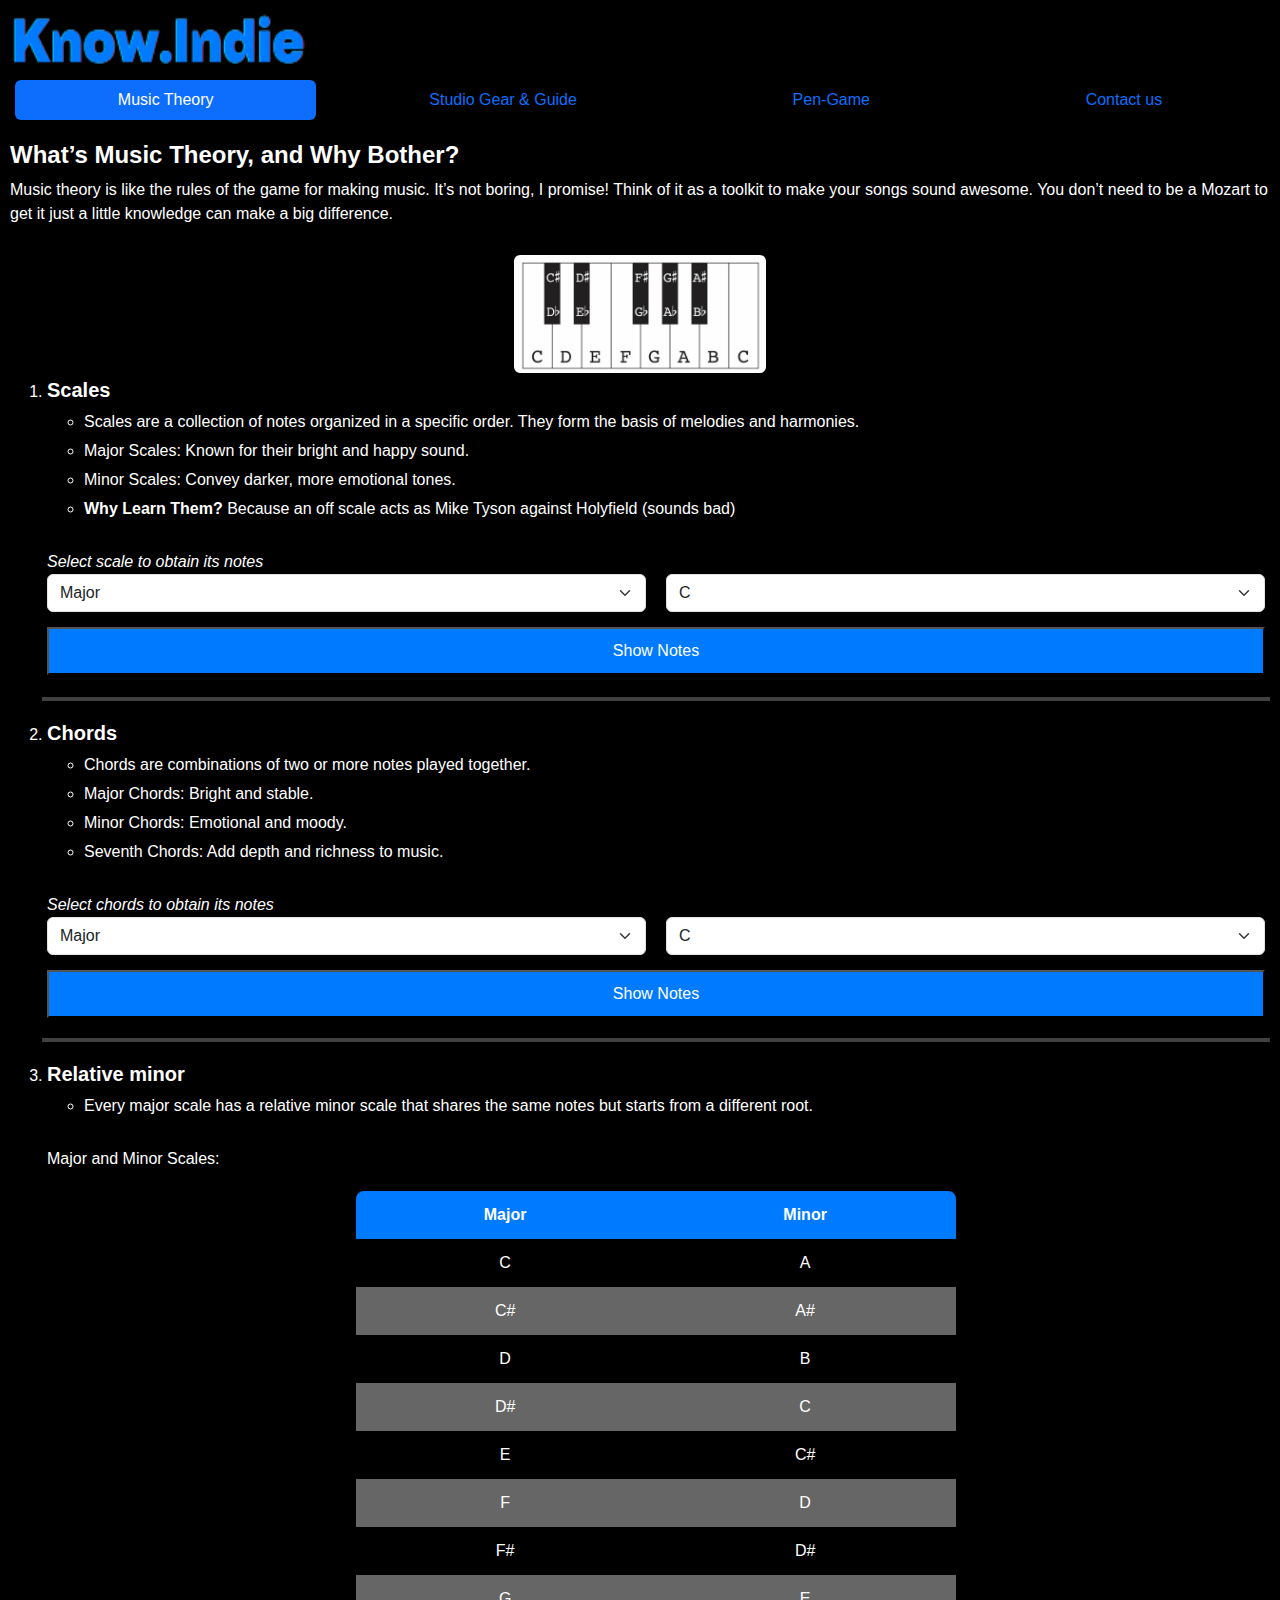
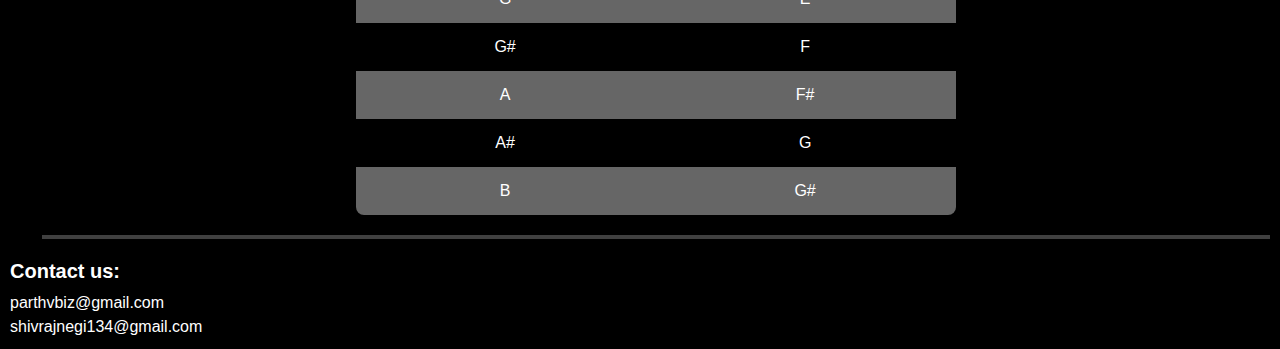
<file: index.html>
<!DOCTYPE html>
<html>
<head>
	<meta charset="utf-8">
	<meta name="viewport" content="width=device-width, initial-scale=1">
	<title>Know Indie</title>
	<link rel="stylesheet" href="style.css">
	<link href="https://cdn.jsdelivr.net/npm/bootstrap@5.3.3/dist/css/bootstrap.min.css" rel="stylesheet" integrity="sha384-QWTKZyjpPEjISv5WaRU9OFeRpok6YctnYmDr5pNlyT2bRjXh0JMhjY6hW+ALEwIH" crossorigin="anonymous">	
</head>
<body class="body">	
	<img src="imgs/img.jpg" alt="KNOW INDIE!" height="65" width="300" id="title">

	<p class='nav'>
		<ul class="nav nav-pills nav-fill">
			<li class="nav-item">
				<a class="nav-link active" aria-current="page" href="index.html">Music Theory</a>
			</li>
		  	<li class="nav-item">
			    <a class="nav-link" href="sg.html">Studio Gear & Guide</a>
			</li>
			<li class="nav-item">
			    <a class="nav-link" href="pg.html">Pen-Game</a>
			</li>
			<li class="nav-item">
			    <a class="nav-link" href="#con">Contact us</a>
			</li>
		</ul>	
	</p>

	<div id="mt">
		<h4 class="title">What’s Music Theory, and Why Bother?</h4>
		<div>Music theory is like the rules of the game for making music. It’s not boring, I promise! Think of it as a toolkit to make your songs sound awesome. You don’t need to be a Mozart to get it just a little knowledge can make a big difference.</div>
	</div>
	<br>
	<img src="imgs/2.jpg" alt="scales" id="piano">
	<ol>
		<li>
		   <h5><b>Scales</b></h5>
		   <ul>
		   	<li>Scales are a collection of notes organized in a specific order. They form the basis of melodies and harmonies.</li>
		   	<li>Major Scales: Known for their bright and happy sound.</li>
		   	<li>Minor Scales: Convey darker, more emotional tones.</li>
		   	<li><b>Why Learn Them?</b> Because an off scale acts as Mike Tyson against Holyfield (sounds bad)</li>
		   </ul>
		   <br>

		   <div><i>Select scale to obtain its notes</i></div>
		 
		   <div id="scale">
		       <div class="select-container">
		           <select class="form-select" aria-label="Default select example" id="one"> 
		               <option value="Major" selected>Major</option>
		               <option value="Minor">Minor</option>
		           </select>
		           <select class="form-select" aria-label="Default select example" id="two">
		               <option value="C" selected>C</option>
		               <option value="C#">C#</option>
		               <option value="D">D</option>
		               <option value="D#">D#</option>
		               <option value="E">E</option>
		               <option value="F">F</option>
		               <option value="F#">F#</option>
		               <option value="G">G</option>
		               <option value="G#">G#</option>
		               <option value="A">A</option>
		               <option value="A#">A#</option>
		               <option value="B">B</option>         
		           </select>
		       </div>
		       <button id="showChords">Show Notes</button>
		       <div class="result" id="result"></div>  
		   </div>

		</li>
		<hr class="hr">
		<li>
			<h5><b>Chords</b></h5>
			<ul>
				<li>Chords are combinations of two or more notes played together.</li>
				<li>Major Chords: Bright and stable.</li>
				<li>Minor Chords: Emotional and moody.</li>
				<li>Seventh Chords: Add depth and richness to music.</li>
			</ul>
			<br>
			
			<div><i>Select chords to obtain its notes</i></div>
			
			<div id="scale">
			    <div class="select-container">
			        <select class="form-select" aria-label="Default select example" id="three"> 
			            <option value="Major" selected>Major</option>
			            <option value="Minor">Minor</option>
			        </select>
			        <select class="form-select" aria-label="Default select example" id="four">
			            <option value="C" selected>C</option>
			            <option value="C#">C#</option>
			            <option value="D">D</option>
			            <option value="D#">D#</option>
			            <option value="E">E</option>
			            <option value="F">F</option>
			            <option value="F#">F#</option>
			            <option value="G">G</option>
			            <option value="G#">G#</option>
			            <option value="A">A</option>
			            <option value="A#">A#</option>
			            <option value="B">B</option>         
			        </select>
			    </div>
			    <button id="showNotes">Show Notes</button>
			    <div class="result" id="results"></div>  
			</div>	
		</li>
		<hr class="hr">
		<li>
			<h5><b>Relative minor</b></h5>
			<ul>
				<li>Every major scale has a relative minor scale that shares the same notes but starts from a different root.</li>	
			</ul>
			<br>
			<span>Major and Minor Scales: </span>

			<table>
			    <thead>
			      <tr>
			        <th>Major</th>
			        <th>Minor</th>
			      </tr>
			    </thead>
			    <tbody>
			      <tr>
			        <td>C</td>
			        <td>A</td>
			      </tr>
			      <tr>
			        <td>C#</td>
			        <td>A#</td>
			      </tr>
			      <tr>
			        <td>D</td>
			        <td>B</td>
			      </tr>
			      <tr>
			        <td>D#</td>
			        <td>C</td>
			      </tr>
			      <tr>
			        <td>E</td>
			        <td>C#</td>
			      </tr>
			      <tr>
			        <td>F</td>
			        <td>D</td>
			      </tr>
			      <tr>
			        <td>F#</td>
			        <td>D#</td>
			      </tr>
			      <tr>
			        <td>G</td>
			        <td>E</td>
			      </tr>
			      <tr>
			        <td>G#</td>
			        <td>F</td>
			      </tr>
			      <tr>
			        <td>A</td>
			        <td>F#</td>
			      </tr>
			      <tr>
			        <td>A#</td>
			        <td>G</td>
			      </tr>
			      <tr>
			        <td>B</td>
			        <td>G#</td>
			      </tr>
			    </tbody>
			  </table>
		</li>
		<hr class="hr">
	</ol>
	
	<div id="con">
		<h5 id="ct">Contact us:</h5>
		<span>parthvbiz@gmail.com</span>
		<br>
		<span>shivrajnegi134@gmail.com</span>
	</div>


	<script src="https://cdn.jsdelivr.net/npm/bootstrap@5.3.3/dist/js/bootstrap.bundle.min.js" integrity="sha384-YvpcrYf0tY3lHB60NNkmXc5s9fDVZLESaAA55NDzOxhy9GkcIdslK1eN7N6jIeHz" crossorigin="anonymous"></script>
	<script src="main.js"></script>	
</body>
</html>
</file>
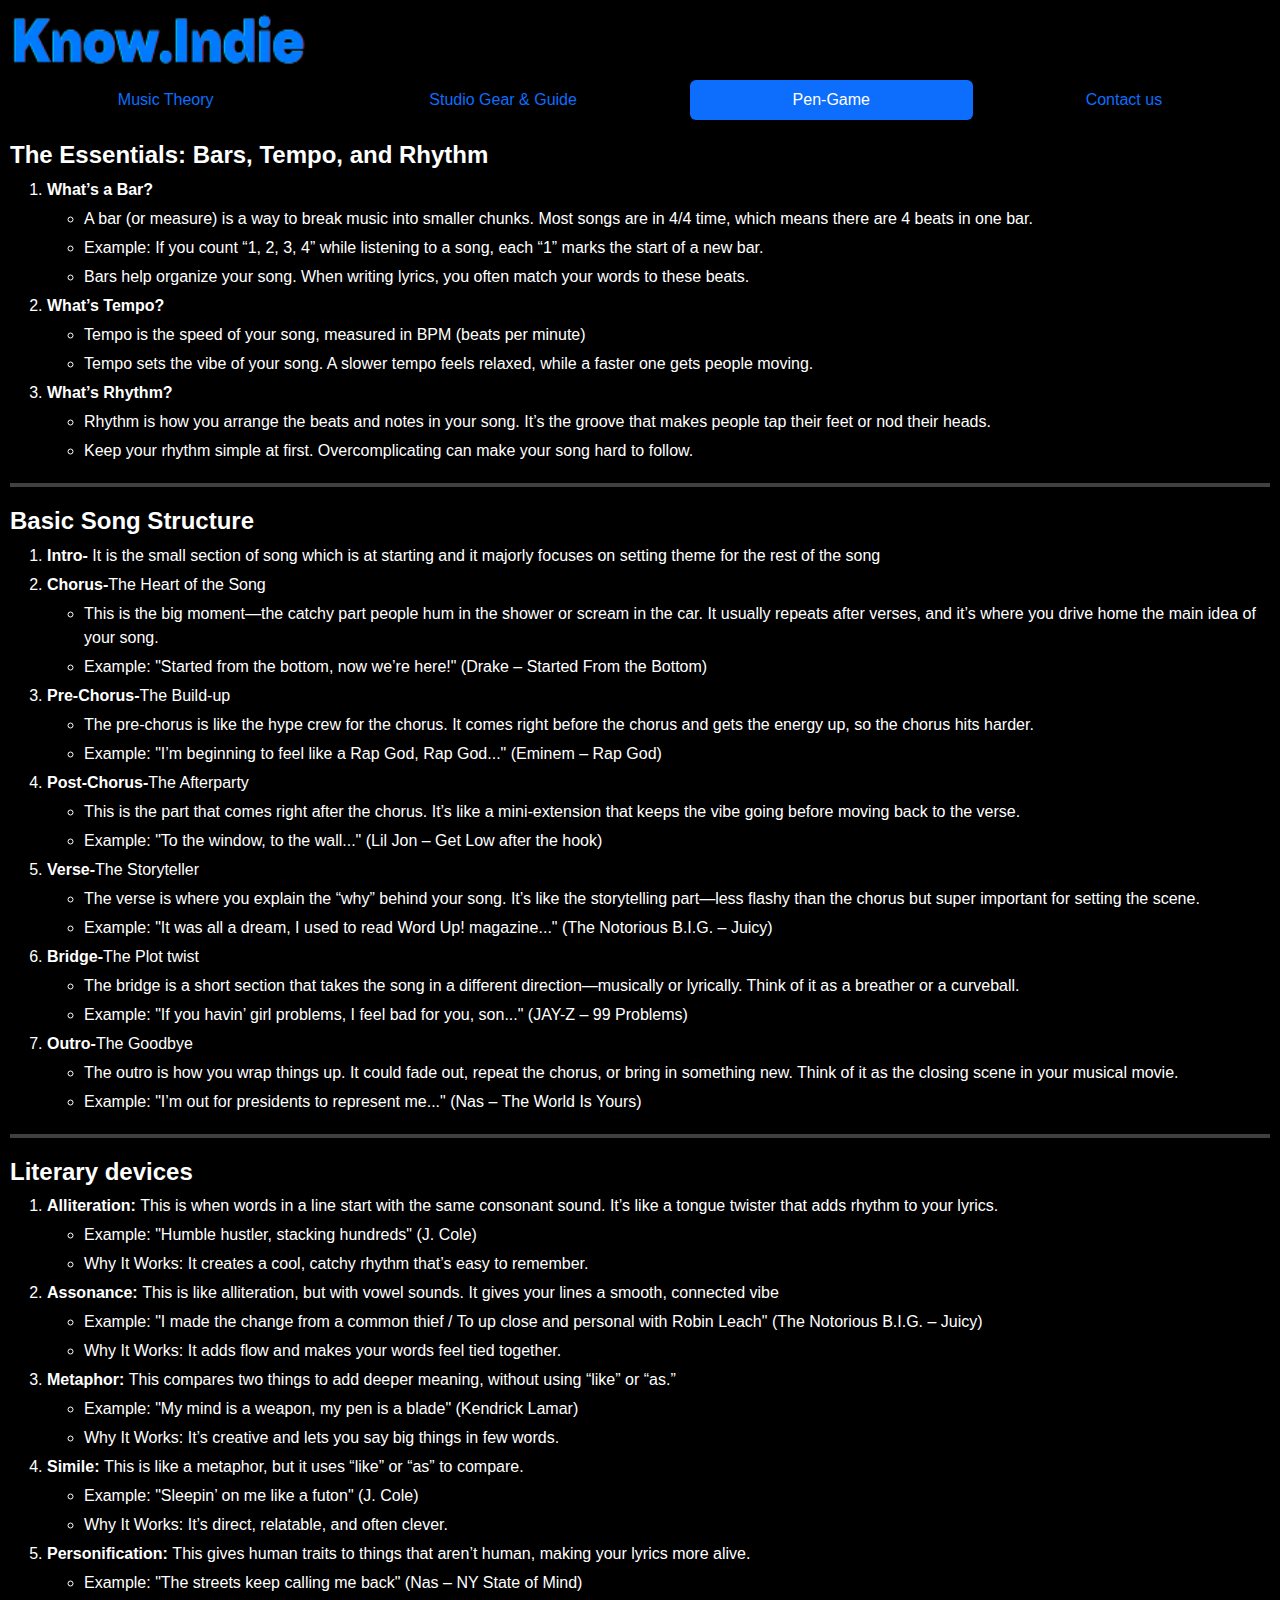
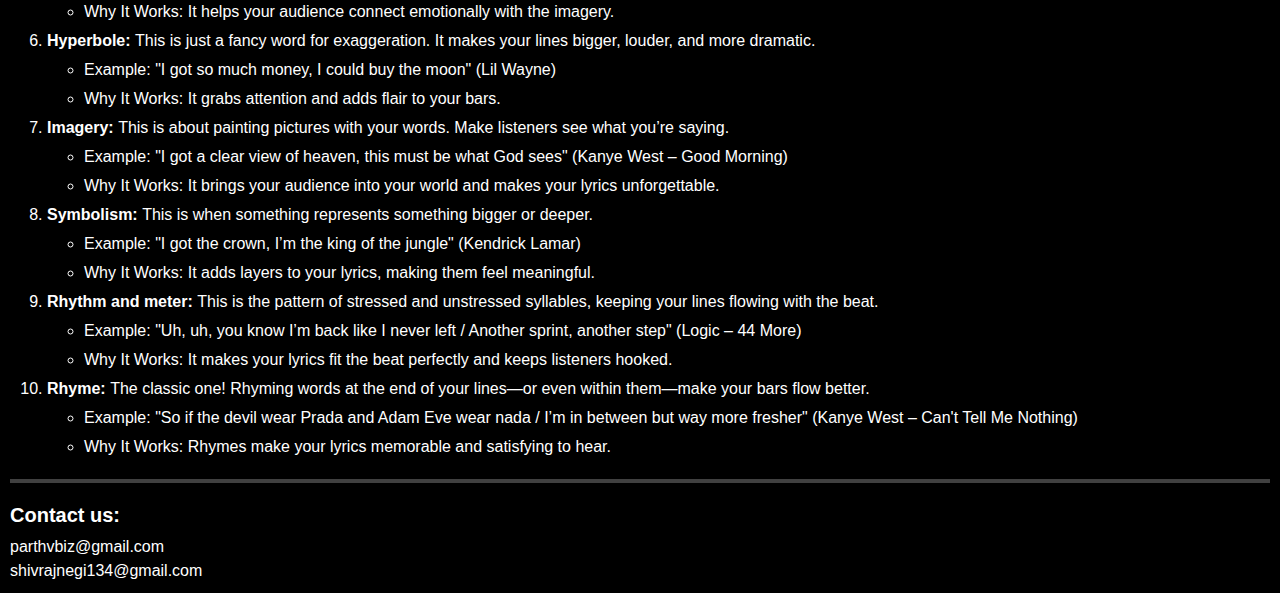
<file: pg.html>
<!DOCTYPE html>
<html>
<head>
	<meta charset="utf-8">
	<meta name="viewport" content="width=device-width, initial-scale=1">
	<title>Know Indie</title>
	<link rel="stylesheet" href="style.css">
	<link href="https://cdn.jsdelivr.net/npm/bootstrap@5.3.3/dist/css/bootstrap.min.css" rel="stylesheet" integrity="sha384-QWTKZyjpPEjISv5WaRU9OFeRpok6YctnYmDr5pNlyT2bRjXh0JMhjY6hW+ALEwIH" crossorigin="anonymous">	
</head>
<body class="body">	
	<img src="imgs/img.jpg" alt="KNOW INDIE!" height="65" width="300" id="title">

	<p class='nav'>
		<ul class="nav nav-pills nav-fill">
			<li class="nav-item">
				<a class="nav-link" aria-current="page" href="index.html">Music Theory</a>
			</li>
		  	<li class="nav-item">
			    <a class="nav-link" href="sg.html">Studio Gear & Guide</a>
			</li>
			<li class="nav-item">
			    <a class="nav-link active" href="pg.html">Pen-Game</a>
			</li>
			<li class="nav-item">
			    <a class="nav-link" href="#con">Contact us</a>
			</li>
		</ul>	
	</p>
	
	<h4 class="title">The Essentials: Bars, Tempo, and Rhythm</h4>
	<ol class="list">
		<li>
			<span><b>What’s a Bar?</b></span>
			<ul>
				<li>A bar (or measure) is a way to break music into smaller chunks. Most songs are in 4/4 time, which means there are 4 beats in one bar.</li>
				<li>Example: If you count “1, 2, 3, 4” while listening to a song, each “1” marks the start of a new bar.</li>
				<li>Bars help organize your song. When writing lyrics, you often match your words to these beats.</li>
			</ul>
		</li>
		<li>
			<span><b>What’s Tempo?</b></span>
			<ul>
				<li>Tempo is the speed of your song, measured in BPM (beats per minute)</li>
				<li>Tempo sets the vibe of your song. A slower tempo feels relaxed, while a faster one gets people moving.</li>
			</ul>
		</li>
		<li>
			<span><b>What’s Rhythm?</b></span>
			<ul>
				<li>Rhythm is how you arrange the beats and notes in your song. It’s the groove that makes people tap their feet or nod their heads.</li>
				<li>Keep your rhythm simple at first. Overcomplicating can make your song hard to follow.</li>
			</ul>
		</li>
	</ol>

	<hr class="hr">

	<h4 class="title">Basic Song Structure</h4>
	<ol class="list">
		<li><b>Intro-</b> It is the small section of song which is at starting and it majorly focuses on setting theme for the rest of the song</li>
		<li>
			<span><b>Chorus-</b>The Heart of the Song</span>
			<ul>
				<li>This is the big moment—the catchy part people hum in the shower or scream in the car. It usually repeats after verses, and it’s where you drive home the main idea of your song.</li>
				<li>Example: "Started from the bottom, now we’re here!" (Drake – Started From the Bottom)</li>
			</ul>
		</li>
		<li>
			<span><b>Pre-Chorus-</b>The Build-up</span>
			<ul>
				<li>The pre-chorus is like the hype crew for the chorus. It comes right before the chorus and gets the energy up, so the chorus hits harder.</li>
				<li>Example: "I’m beginning to feel like a Rap God, Rap God..." (Eminem – Rap God)</li>
			</ul>
		</li>
		<li>
			<span><b>Post-Chorus-</b>The Afterparty</span>
			<ul>
				<li>This is the part that comes right after the chorus. It’s like a mini-extension that keeps the vibe going before moving back to the verse.</li>
				<li>Example: "To the window, to the wall..." (Lil Jon – Get Low after the hook)</li>
			</ul>
		</li>
		<li>
			<span><b>Verse-</b>The Storyteller</span>
			<ul>
				<li>The verse is where you explain the “why” behind your song. It’s like the storytelling part—less flashy than the chorus but super important for setting the scene.</li>
				<li>Example: "It was all a dream, I used to read Word Up! magazine..." (The Notorious B.I.G. – Juicy)</li>
			</ul>
		</li>
		<li>
			<span><b>Bridge-</b>The Plot twist</span>
			<ul>
				<li>The bridge is a short section that takes the song in a different direction—musically or lyrically. Think of it as a breather or a curveball.</li>
				<li>Example: "If you havin’ girl problems, I feel bad for you, son..." (JAY-Z – 99 Problems)</li>
			</ul>
		</li>
		<li>
			<span><b>Outro-</b>The Goodbye</span>
			<ul>
				<li>The outro is how you wrap things up. It could fade out, repeat the chorus, or bring in something new. Think of it as the closing scene in your musical movie.</li>
				<li>Example: "I’m out for presidents to represent me..." (Nas – The World Is Yours)</li>
			</ul>
		</li>

	</ol>	

	<hr class="hr">


	<h4 class="title">Literary devices</h4>
	<ol class="list">
		<li>
			<span><b>Alliteration: </b>This is when words in a line start with the same consonant sound. It’s like a tongue twister that adds rhythm to your lyrics.</span>
			<ul>
				<li>Example: "Humble hustler, stacking hundreds" (J. Cole)</li>
				<li>Why It Works: It creates a cool, catchy rhythm that’s easy to remember.</li>
			</ul>
		</li>
		<li>
			<span><b>Assonance: </b>This is like alliteration, but with vowel sounds. It gives your lines a smooth, connected vibe</span>
			<ul>
				<li>Example: "I made the change from a common thief / To up close and personal with Robin Leach" (The Notorious B.I.G. – Juicy)</li>
				<li>Why It Works: It adds flow and makes your words feel tied together.</li>
			</ul>
		</li>
		<li>
			<span><b>Metaphor: </b>This compares two things to add deeper meaning, without using “like” or “as.”</span>
			<ul>
				<li>Example: "My mind is a weapon, my pen is a blade" (Kendrick Lamar)</li>
				<li>Why It Works: It’s creative and lets you say big things in few words.</li>
			</ul>
		</li>
		<li>
			<span><b>Simile: </b>This is like a metaphor, but it uses “like” or “as” to compare.</span>
			<ul>
				<li>Example: "Sleepin’ on me like a futon" (J. Cole)</li>
				<li>Why It Works: It’s direct, relatable, and often clever.</li>
			</ul>
		</li>
		<li>
			<span><b>Personification: </b>This gives human traits to things that aren’t human, making your lyrics more alive.</span>
			<ul>
				<li>Example: "The streets keep calling me back" (Nas – NY State of Mind)</li>
				<li>Why It Works: It helps your audience connect emotionally with the imagery.</li>
			</ul>
		</li>
		<li>
			<span><b>Hyperbole: </b>This is just a fancy word for exaggeration. It makes your lines bigger, louder, and more dramatic.</span>
			<ul>
				<li>Example: "I got so much money, I could buy the moon" (Lil Wayne)</li>
				<li>Why It Works: It grabs attention and adds flair to your bars.</li>
			</ul>
		</li>
		<li>
			<span><b>Imagery: </b>This is about painting pictures with your words. Make listeners see what you’re saying.</span>
			<ul>
				<li>Example: "I got a clear view of heaven, this must be what God sees" (Kanye West – Good Morning)</li>
				<li>Why It Works: It brings your audience into your world and makes your lyrics unforgettable.</li>
			</ul>
		</li>
		<li>
			<span><b>Symbolism: </b>This is when something represents something bigger or deeper.</span>
			<ul>
				<li>Example: "I got the crown, I’m the king of the jungle" (Kendrick Lamar)</li>
				<li>Why It Works: It adds layers to your lyrics, making them feel meaningful.</li>
			</ul>
		</li>
		<li>
			<span><b>Rhythm and meter: </b>This is the pattern of stressed and unstressed syllables, keeping your lines flowing with the beat.</span>
			<ul>
				<li>Example: "Uh, uh, you know I’m back like I never left / Another sprint, another step" (Logic – 44 More)</li>
				<li>Why It Works: It makes your lyrics fit the beat perfectly and keeps listeners hooked.</li>
			</ul>
		</li>
		<li>
			<span><b>Rhyme: </b>The classic one! Rhyming words at the end of your lines—or even within them—make your bars flow better.</span>
			<ul>
				<li>Example: "So if the devil wear Prada and Adam Eve wear nada / I’m in between but way more fresher" (Kanye West – Can't Tell Me Nothing)</li>
				<li>Why It Works: Rhymes make your lyrics memorable and satisfying to hear.</li>
			</ul>
		</li>		

	</ol>	

	<hr class="hr">

	<div id="con">
		<h5 id="ct">Contact us:</h5>
		<span>parthvbiz@gmail.com</span>
		<br>
		<span>shivrajnegi134@gmail.com</span>
	</div>

	<script src="https://cdn.jsdelivr.net/npm/bootstrap@5.3.3/dist/js/bootstrap.bundle.min.js" integrity="sha384-YvpcrYf0tY3lHB60NNkmXc5s9fDVZLESaAA55NDzOxhy9GkcIdslK1eN7N6jIeHz" crossorigin="anonymous"></script>
	<script src="main.js"></script>	
</body>
</html>
</file>
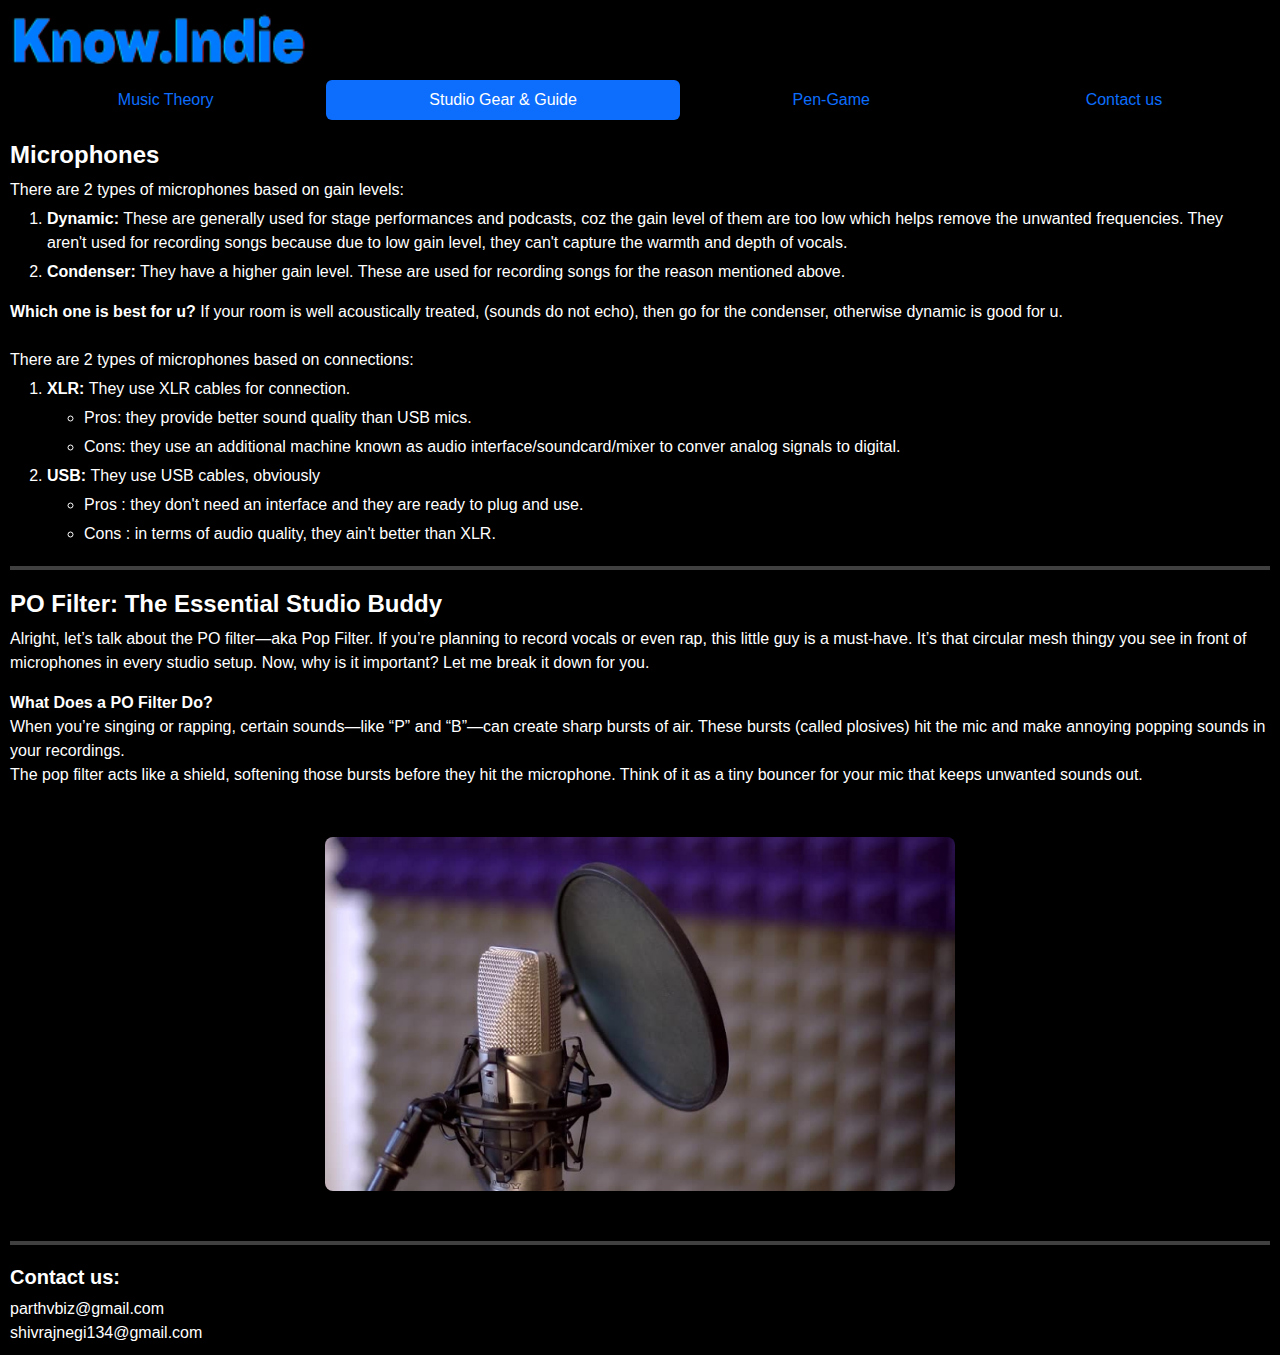
<file: sg.html>
<!DOCTYPE html>
<html>
<head>
	<meta charset="utf-8">
	<meta name="viewport" content="width=device-width, initial-scale=1">
	<title>Know Indie</title>
	<link rel="stylesheet" href="style.css">
	<link href="https://cdn.jsdelivr.net/npm/bootstrap@5.3.3/dist/css/bootstrap.min.css" rel="stylesheet" integrity="sha384-QWTKZyjpPEjISv5WaRU9OFeRpok6YctnYmDr5pNlyT2bRjXh0JMhjY6hW+ALEwIH" crossorigin="anonymous">	
</head>
<body class="body">	
	<img src="imgs/img.jpg" alt="KNOW INDIE!" height="65" width="300" id="title">

	<p class='nav'>
		<ul class="nav nav-pills nav-fill">
			<li class="nav-item">
				<a class="nav-link" aria-current="page" href="index.html">Music Theory</a>
			</li>
		  	<li class="nav-item">
			    <a class="nav-link active" href="sg.html">Studio Gear & Guide</a>
			</li>
			<li class="nav-item">
			    <a class="nav-link" href="pg.html">Pen-Game</a>
			</li>
			<li class="nav-item">
			    <a class="nav-link" href="#con">Contact us</a>
			</li>
		</ul>	
	</p>

	<div>
		<h4 class="title">Microphones</h4>

		<span>There are 2 types of microphones based on gain levels:</span>
		<ol>
			<li>
				<b>Dynamic:</b> These are generally used for stage performances and podcasts, coz the gain level of them are too low which helps remove the unwanted frequencies. They aren't used for recording songs because due to low gain level, they can't capture the warmth and depth of vocals.
			</li>
			<li>
				<b>Condenser:</b> They have a higher gain level. These are used for recording songs for the reason mentioned above.
			</li>
		</ol>
		<span><b>Which one is best for u? </b></span>
		<span> If your room is well acoustically treated, (sounds do not echo), then go for the condenser, otherwise dynamic is good for u.</span>
		<br><br>

		<span>There are 2 types of microphones based on connections:</span>
		<ol>
			<li>
				<span><b>XLR: </b>They use XLR cables for connection.</span>
				<ul>
					<li>Pros: they provide better sound quality than USB mics.</li>
					<li>Cons: they use an additional machine known as audio interface/soundcard/mixer to conver analog signals to digital.</li>
				</ul>
			</li>
			<li>
				<span><b>USB: </b>They use USB cables, obviously </span>
				<ul>
					<li>Pros : they don't need an interface and they are ready to plug and use.</li>
					<li>Cons : in terms of audio quality, they ain't better than XLR.</li>
				</ul>
			</li>
		</ol>
	</div>

	<hr class="hr">

	<div>
		<h4 class="title">PO Filter: The Essential Studio Buddy</h4>

		<p>Alright, let’s talk about the PO filter—aka Pop Filter. If you’re planning to record vocals or even rap, this little guy is a must-have. It’s that circular mesh thingy you see in front of microphones in every studio setup. Now, why is it important? Let me break it down for you.</p>
		<span><b>What Does a PO Filter Do?</b></span>
		<br>
		<span>When you’re singing or rapping, certain sounds—like “P” and “B”—can create sharp bursts of air. These bursts (called plosives) hit the mic and make annoying popping sounds in your recordings.</span>
		<br>
		<span>The pop filter acts like a shield, softening those bursts before they hit the microphone. Think of it as a tiny bouncer for your mic that keeps unwanted sounds out.</span>
		<br>
		<img src="imgs/1.jpg" alt="mic" id="mic">
	</div>
	<hr class="hr">

	<div id="con">
		<h5 id="ct">Contact us:</h5>
		<span>parthvbiz@gmail.com</span>
		<br>
		<span>shivrajnegi134@gmail.com</span>
	</div>

	<script src="https://cdn.jsdelivr.net/npm/bootstrap@5.3.3/dist/js/bootstrap.bundle.min.js" integrity="sha384-YvpcrYf0tY3lHB60NNkmXc5s9fDVZLESaAA55NDzOxhy9GkcIdslK1eN7N6jIeHz" crossorigin="anonymous"></script>
	<script src="main.js"></script>	
</body>
</html>
</file>
<file: style.css>
.body{
	padding:10px;
	font-family: sans-serif;
	background-color: #000000;
	color: white;
}

/* Set the container to flex and arrange items */
#scale {
    display: flex;
    flex-direction: column; /* Arrange child elements vertically */
    gap: 15px; /* Space between items */
}

/* Flexbox for the select elements, side by side */
.select-container {
    display: flex;
    gap: 20px; /* Space between the select elements */
}

/* Style for the select dropdowns */
.form-select {
    padding: 10px;
}

/* Button styling */
button {
    padding: 10px 20px;
    background-color: #007bff;
    color: white;
    cursor: pointer;
    font-size: 16px;
    border-radius: 5px;
}

/* Button hover effect */
button:hover {
    background-color: #0056b3;
}

/* Styling for the result container */
.result {
    margin-top: 5px;
    padding: 10px;
    background-color: #666666;
/*    width: 100%;*/
/*    max-width: 400px; /* Set max width for result box */*/
    border: 1px solid #ddd;
    border-radius: 5px;
    display: none; /* Initially hidden */
}

#showChords{
	margin-bottom: 2px;
}

li{
	margin: 5px;
}

table {
     margin: 20px auto;
     border-collapse: collapse;
     width: 80%;
     max-width: 600px;
     background-color: #000;
     box-shadow: 0 4px 8px rgba(0, 0, 0, 0.1);
     border-radius: 8px;
     overflow: hidden;
   }
th, td {
     padding: 12px 15px;
     text-align: center;
     border: 1px solid #ddd;
   }
th {
     background-color: #007bff;
     font-weight: bold;
     text-align: center !important;
   }
tr:nth-child(even) {
     background-color: #666666;
   }

.title{
	font-weight: bold;
}en) {
     background-color: #666666;
   }

#ct{
	font-weight: bold;
}

.hr{
	border: 2px solid #ffffff;
	margin: 20px 0;
}

#mic{
	display: block; /* Ensures the image is treated as a block element */
	margin: 50px auto; /* Auto centers horizontally, and adds space above and below */
	max-width: 50%; /* Prevents it from overflowing */
	max-height: 50vh; /* Ensures it fits within the viewport */
	border-radius: 8px; /* Optional: Adds rounded corners */
	box-shadow: 0 4px 10px rgba(0, 0, 0, 0.2); /* Adds a soft shadow */
	transition: transform 0.3s ease, box-shadow 0.3s ease; /* Smooth hover effect */	
}

#mic:hover {
  transform: scale(1.10); /* Slight zoom effect on hover */
  box-shadow: 0 6px 15px rgba(0, 0, 0, 0.3); /* Enhanced shadow on hover */
}

#piano{
	display: block;
	margin: 5px auto;
	max-width: 20%;
	max-height: 30vh;
	border-radius: 6px;
	box-shadow: 0 4px 10px rgba(0,0,0,0.2);
	transition: transform 0.3s ease, box-shadow 0.3s ease;
}

#piano:hover{
	transform: scale(1.05);
	box-shadow: 0 6px 15px rgba(0,0,0,0.3);
}
</file>
